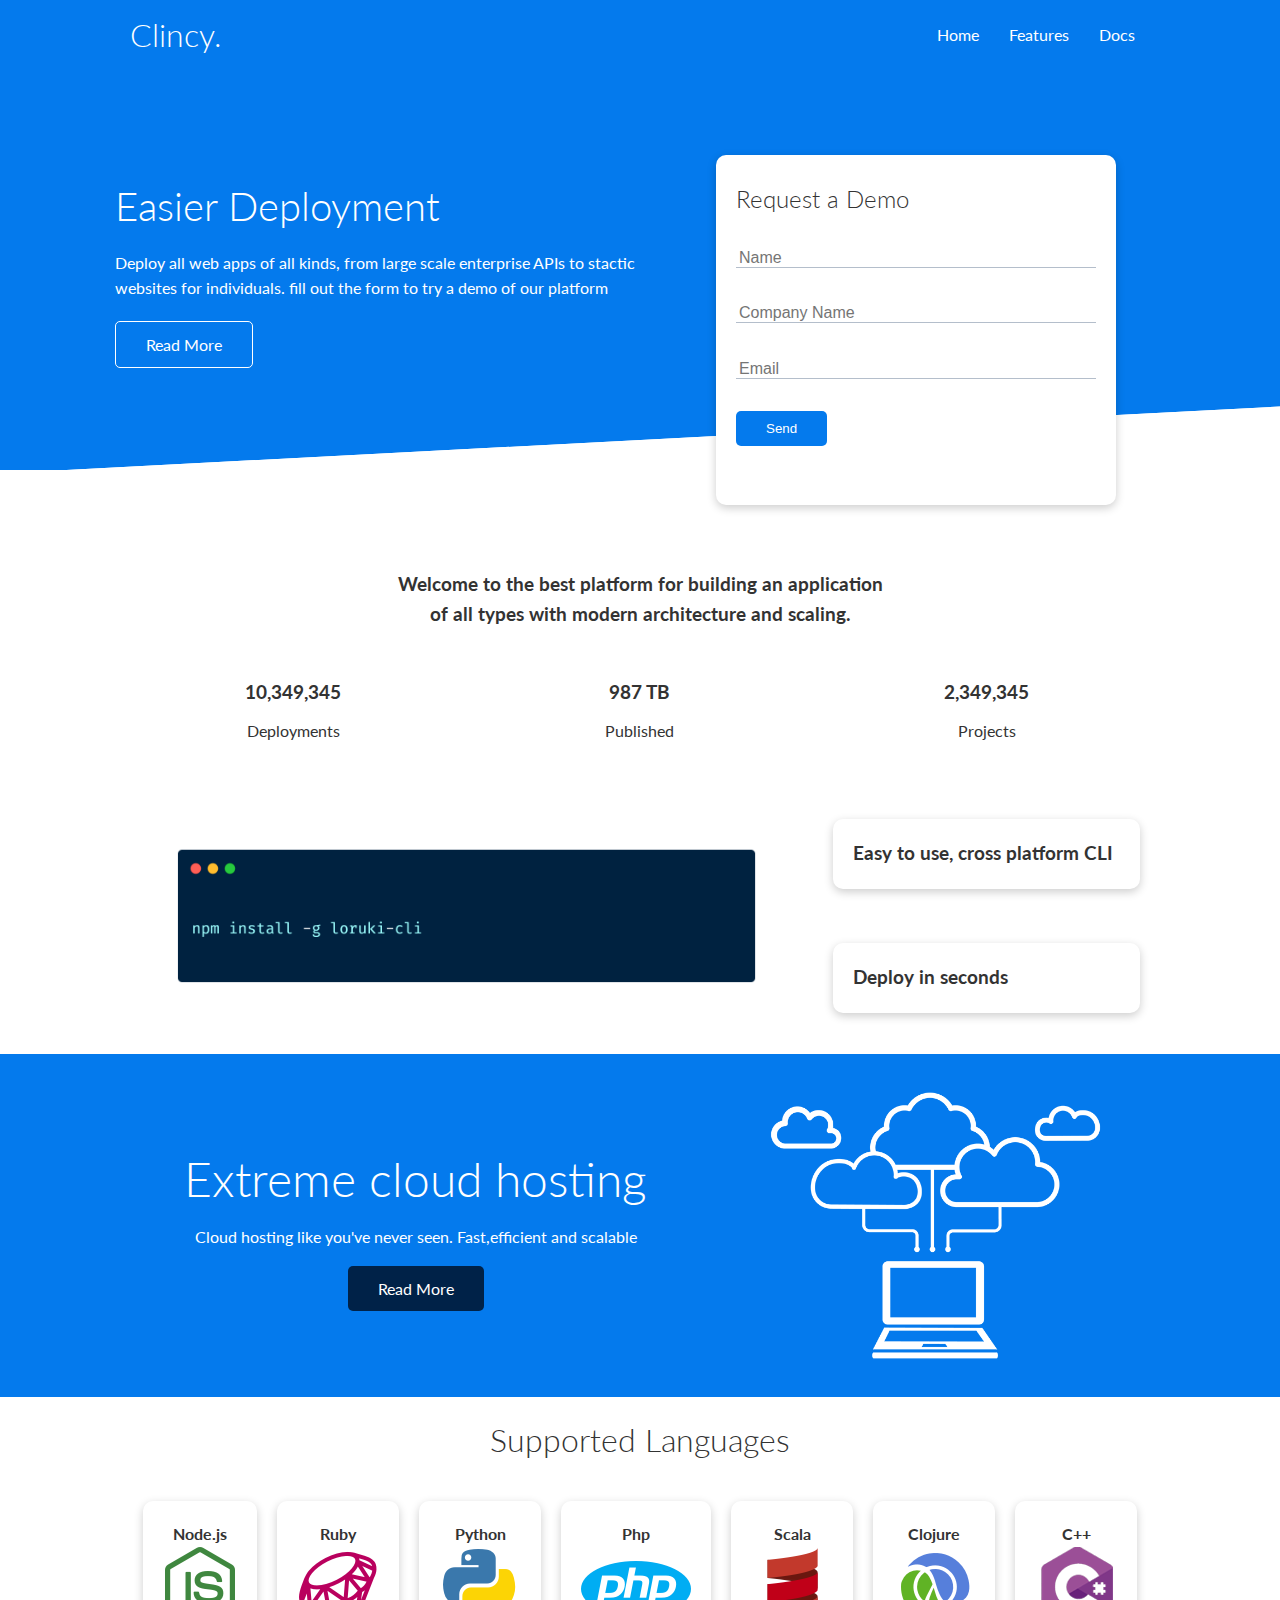
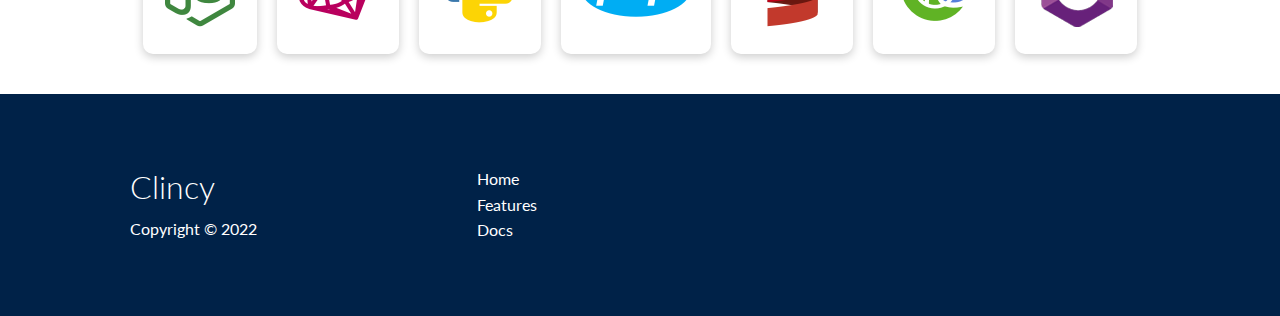
<file: index.html>
<!DOCTYPE html>
<html lang="en">
  <head>
    <meta charset="UTF-8" />
    <meta http-equiv="X-UA-Compatible" content="IE=edge" />
    <meta name="viewport" content="width=device-width, initial-scale=1.0" />
    <title>Clincy | Cloud Hosting For Everyone</title>
    <link
      rel="stylesheet"
      href="https://cdnjs.cloudflare.com/ajax/libs/font-awesome/6.1.1/css/all.min.css"
      integrity="sha512-KfkfwYDsLkIlwQp6LFnl8zNdLGxu9YAA1QvwINks4PhcElQSvqcyVLLD9aMhXd13uQjoXtEKNosOWaZqXgel0g=="
      crossorigin="anonymous"
      referrerpolicy="no-referrer"
    />
    <link rel="stylesheet" , href="css/styles.css" />
    <link rel="stylesheet" , href="css/utilities.css" />
  </head>
  <body>
    <!-- Navbar -->
    <div class="navbar">
      <div class="container flex">
        <h1 class="logo">Clincy.</h1>
        <nav>
          <ul>
            <li><a href="index.html">Home</a></li>
            <li><a href="features.html">Features</a></li>
            <li><a href="docs.html">Docs</a></li>
          </ul>
        </nav>
      </div>
    </div>

    <!-- Showcase -->
    <section class="showcase">
      <div class="container grid">
        <div class="showcase-text">
          <h1>Easier Deployment</h1>
          <p>
            Deploy all web apps of all kinds, from large scale enterprise APIs
            to stactic websites for individuals. fill out the form to try a demo
            of our platform
          </p>
          <a href="features.html" class="btn btn-outline">Read More</a>
        </div>
        <div class="showcase-form card">
          <h2>Request a Demo</h2>
          <form>
            <div class="form-control">
              <input type="text" name="name" placeholder="Name" required />
            </div>
            <div class="form-control">
              <input
                type="text"
                name="company"
                placeholder="Company Name"
                required
              />
            </div>
            <div class="form-control">
              <input type="email" name="email" placeholder="Email" required />
            </div>
            <input type="submit" value="Send" class="btn btn-primary" />
          </form>
        </div>
      </div>
    </section>

    <!-- stats -->
    <section class="stats">
      <div class="container text-center">
        <h3 class="stats-heading">
          Welcome to the best platform for building an application of all types
          with modern architecture and scaling.
        </h3>
        <div class="grid grid-3 my-4 text-center">
          <div>
            <i class="fas fa-server fa-3x"></i>
            <h3>10,349,345</h3>
            <p class="secondary">Deployments</p>
          </div>
          <div>
            <i class="fas fa-upload fa-3x"></i>
            <h3>987 TB</h3>
            <p class="secondary">Published</p>
          </div>
          <div>
            <i class="fas fa-project-diagram fa-3x"></i>
            <h3>2,349,345</h3>
            <p class="secondary">Projects</p>
          </div>
        </div>
      </div>
    </section>

    <!-- CLI -->
    <section class="cli">
      <div class="container grid">
        <img src="images/npm.png" />
        <div class="card">
          <h3>Easy to use, cross platform CLI</h3>
        </div>
        <div class="card">
          <h3>Deploy in seconds</h3>
        </div>
      </div>
    </section>
    <!-- CLOUD -->
    <section class="cloud bg-primary my-2 py-2">
      <div class="container grid">
        <div class="text-center">
          <h2 class="lg">Extreme cloud hosting</h2>
          <p class="lead my-1">
            Cloud hosting like you've never seen. Fast,efficient and scalable
          </p>
          <a href="features.html" class="btn btn-dark">Read More</a>
        </div>
        <img src="images/cloud.png" />
      </div>
    </section>
    <!-- supported lang -->
    <section class="languages">
      <h2 class="md text-center my-2">Supported Languages</h2>
      <div class="container flex">
        <div class="card">
          <h4>Node.js</h4>
          <img src="images/nodejs.png" />
        </div>
        <div class="card">
          <h4>Ruby</h4>
          <img src="images/ruby.png" />
        </div>
        <div class="card">
          <h4>Python</h4>
          <img src="images/python.png" />
        </div>
        <div class="card">
          <h4>Php</h4>
          <img src="images/php.png" />
        </div>
        <div class="card">
          <h4>Scala</h4>
          <img src="images/scala.png" />
        </div>
        <div class="card">
          <h4>Clojure</h4>
          <img src="images/twist.png" />
        </div>
        <div class="card">
          <h4>C++</h4>
          <img src="images/c++.png" />
        </div>
      </div>
    </section>
    <!-- FOOTER -->
    <footer class="footer bg-dark py-5">
      <div class="container grid grid-3">
        <div>
          <h1>Clincy</h1>
          <p>Copyright &copy; 2022</p>
        </div>
        <nav>
          <ul>
            <li><a href="index.html">Home</a></li>
            <li><a href="features.html">Features</a></li>
            <li><a href="docs.html">Docs</a></li>
          </ul>
        </nav>
        <div class="social">
          <a href="#"><i class="fab fa-github fa-2x"></i></a>
          <a href="#"><i class="fab fa-facebook fa-2x"></i></a>
          <a href="#"><i class="fab fa-instagram fa-2x"></i></a>
          <a href="#"><i class="fab fa-twitter fa-2x"></i></a>
        </div>
      </div>
    </footer>
  </body>
</html>
</file>
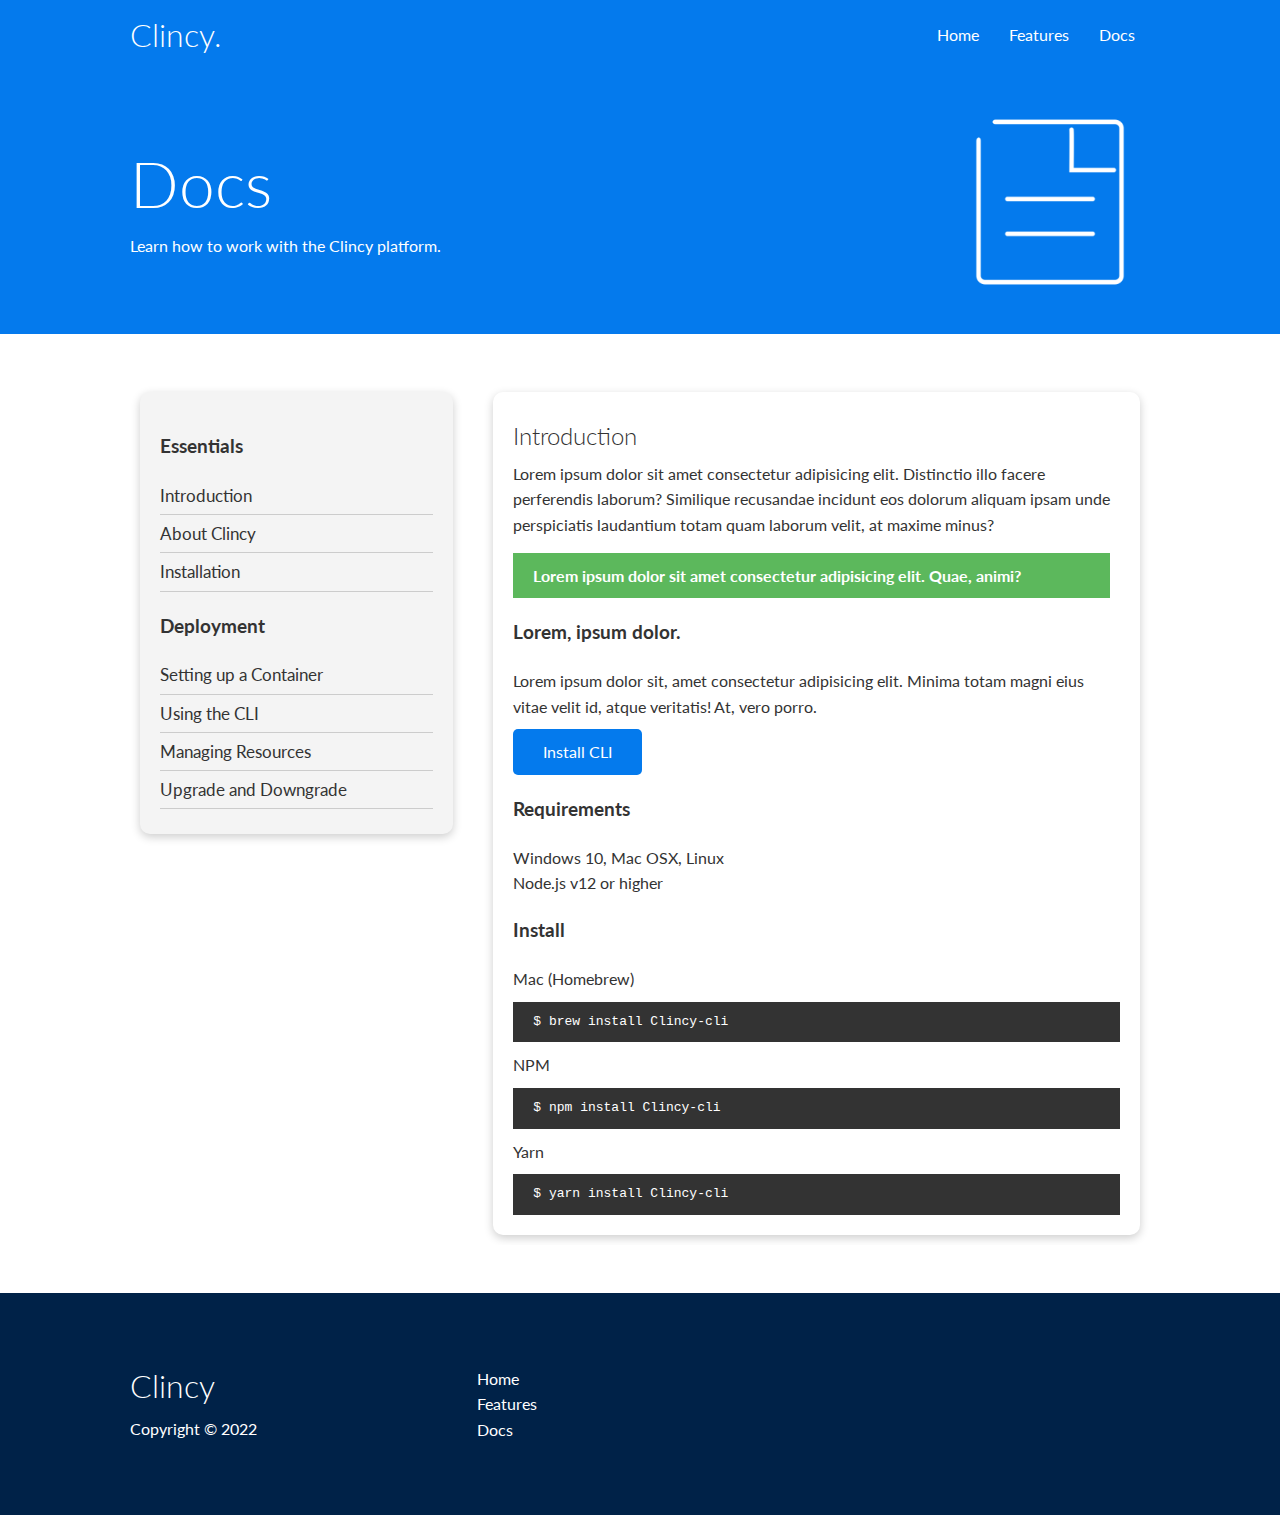
<file: docs.html>
<!DOCTYPE html>
<html lang="en">
  <head>
    <meta charset="UTF-8" />
    <meta http-equiv="X-UA-Compatible" content="IE=edge" />
    <meta name="viewport" content="width=device-width, initial-scale=1.0" />
    <title>Clincy | Cloud Hosting For Everyone</title>
    <link
      rel="stylesheet"
      href="https://cdnjs.cloudflare.com/ajax/libs/font-awesome/6.1.1/css/all.min.css"
      integrity="sha512-KfkfwYDsLkIlwQp6LFnl8zNdLGxu9YAA1QvwINks4PhcElQSvqcyVLLD9aMhXd13uQjoXtEKNosOWaZqXgel0g=="
      crossorigin="anonymous"
      referrerpolicy="no-referrer"
    />
    <link rel="stylesheet" , href="css/styles.css" />
    <link rel="stylesheet" , href="css/utilities.css" />
  </head>
  <body>
    <!-- Navbar -->
    <div class="navbar">
      <div class="container flex">
        <h1 class="logo">Clincy.</h1>
        <nav>
          <ul>
            <li><a href="index.html">Home</a></li>
            <li><a href="features.html">Features</a></li>
            <li><a href="docs.html">Docs</a></li>
          </ul>
        </nav>
      </div>
    </div>

    <!-- Head -->
    <section class="docs-head bg-primary py-3">
      <div class="container grid">
        <div>
          <h1 class="xl">Docs</h1>
          <p class="lead">Learn how to work with the Clincy platform.</p>
        </div>
        <img src="images/documents.png" />
      </div>
    </section>

    <!-- Docs main -->
    <section class="docs-main my-4">
      <div class="container grid">
        <div class="card bg-light">
          <h3 class="my-2">Essentials</h3>
          <nav>
            <ul>
              <li><a href="#">Introduction</a></li>
              <li><a href="#">About Clincy</a></li>
              <li><a href="#">Installation</a></li>
            </ul>
          </nav>

          <h3 class="my-2">Deployment</h3>
          <nav>
            <ul>
              <li><a href="#">Setting up a Container</a></li>
              <li><a href="#">Using the CLI</a></li>
              <li><a href="#">Managing Resources</a></li>
              <li><a href="#">Upgrade and Downgrade</a></li>
            </ul>
          </nav>
        </div>

        <div class="card">
          <h2>Introduction</h2>
          <p>
            Lorem ipsum dolor sit amet consectetur adipisicing elit. Distinctio
            illo facere perferendis laborum? Similique recusandae incidunt eos
            dolorum aliquam ipsam unde perspiciatis laudantium totam quam
            laborum velit, at maxime minus?
          </p>

          <div class="alert alert-success">
            <i class="fas fa-info"></i> Lorem ipsum dolor sit amet consectetur
            adipisicing elit. Quae, animi?
          </div>

          <h3>Lorem, ipsum dolor.</h3>
          <p>
            Lorem ipsum dolor sit, amet consectetur adipisicing elit. Minima
            totam magni eius vitae velit id, atque veritatis! At, vero porro.
          </p>
          <a href="#" class="btn btn-primary">Install CLI</a>

          <h3>Requirements</h3>
          <ul>
            <li>Windows 10, Mac OSX, Linux</li>
            <li>Node.js v12 or higher</li>
          </ul>

          <h3>Install</h3>
          <p>Mac (Homebrew)</p>
          <pre><code>$ brew install Clincy-cli</code></pre>
          <p>NPM</p>
          <pre><code>$ npm install Clincy-cli</code></pre>
          <p>Yarn</p>
          <pre><code>$ yarn install Clincy-cli</code></pre>
        </div>
      </div>
    </section>

    <!-- FOOTER -->
    <footer class="footer bg-dark py-5">
      <div class="container grid grid-3">
        <div>
          <h1>Clincy</h1>
          <p>Copyright &copy; 2022</p>
        </div>
        <nav>
          <ul>
            <li><a href="index.html">Home</a></li>
            <li><a href="features.html">Features</a></li>
            <li><a href="docs.html">Docs</a></li>
          </ul>
        </nav>
        <div class="social">
          <a href="#"><i class="fab fa-github fa-2x"></i></a>
          <a href="#"><i class="fab fa-facebook fa-2x"></i></a>
          <a href="#"><i class="fab fa-instagram fa-2x"></i></a>
          <a href="#"><i class="fab fa-twitter fa-2x"></i></a>
        </div>
      </div>
    </footer>
  </body>
</html>
</file>
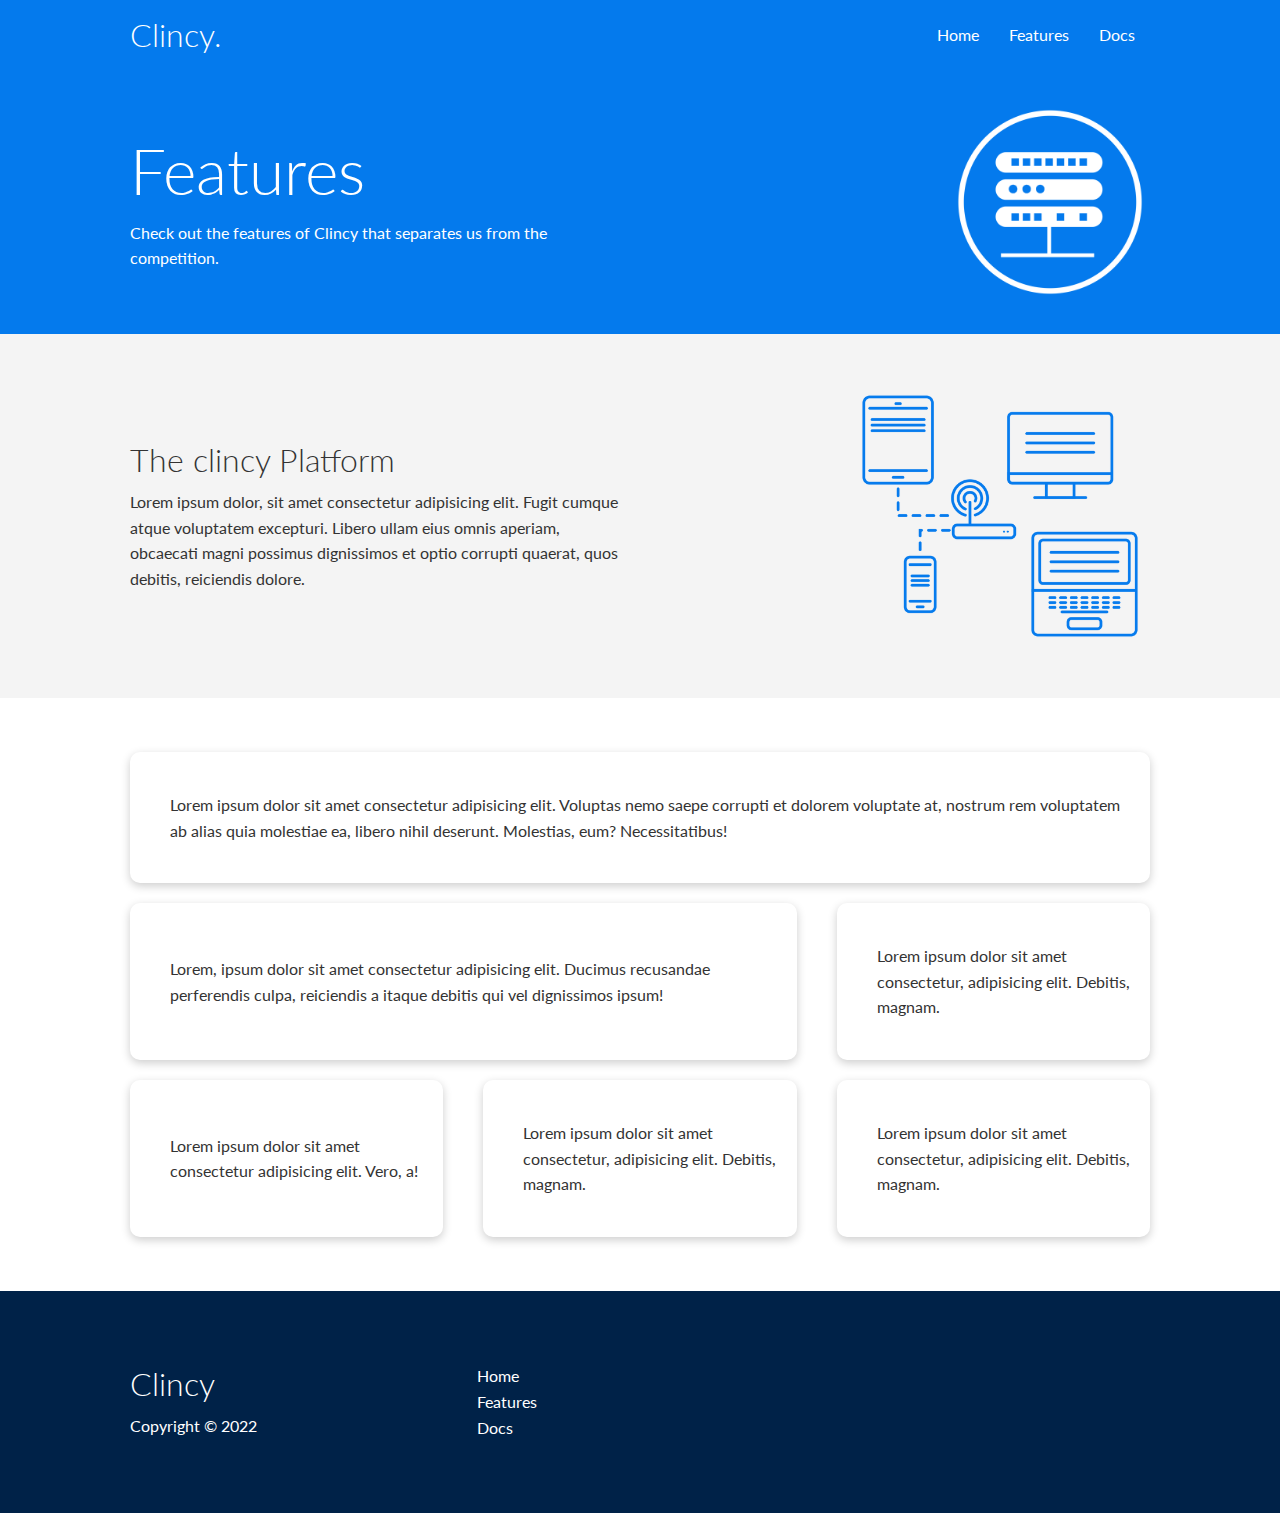
<file: features.html>
<!DOCTYPE html>
<html lang="en">
  <head>
    <meta charset="UTF-8" />
    <meta http-equiv="X-UA-Compatible" content="IE=edge" />
    <meta name="viewport" content="width=device-width, initial-scale=1.0" />
    <title>Clincy | Cloud Hosting For Everyone</title>
    <link
      rel="stylesheet"
      href="https://cdnjs.cloudflare.com/ajax/libs/font-awesome/6.1.1/css/all.min.css"
      integrity="sha512-KfkfwYDsLkIlwQp6LFnl8zNdLGxu9YAA1QvwINks4PhcElQSvqcyVLLD9aMhXd13uQjoXtEKNosOWaZqXgel0g=="
      crossorigin="anonymous"
      referrerpolicy="no-referrer"
    />
    <link rel="stylesheet" , href="css/styles.css" />
    <link rel="stylesheet" , href="css/utilities.css" />
  </head>
  <body>
    <!-- Navbar -->
    <div class="navbar">
      <div class="container flex">
        <h1 class="logo">Clincy.</h1>
        <nav>
          <ul>
            <li><a href="index.html">Home</a></li>
            <li><a href="features.html">Features</a></li>
            <li><a href="docs.html">Docs</a></li>
          </ul>
        </nav>
      </div>
    </div>

    <!-- Head -->
    <section class="features-head bg-primary py-3">
      <div class="container grid">
        <div>
          <h1 class="xl">Features</h1>
          <p class="lead">
            Check out the features of Clincy that separates us from the
            competition.
          </p>
        </div>
        <img src="images/server.png" />
      </div>
    </section>

    <!-- sub-head -->
    <section class="features-sub-head bg-light py-3">
      <div class="container grid">
        <div>
          <h1 class="md">The clincy Platform</h1>
          <p>
            Lorem ipsum dolor, sit amet consectetur adipisicing elit. Fugit
            cumque atque voluptatem excepturi. Libero ullam eius omnis aperiam,
            obcaecati magni possimus dignissimos et optio corrupti quaerat, quos
            debitis, reiciendis dolore.
          </p>
        </div>
        <img src="images/server2.png" />
      </div>
    </section>

    <section class="features-main my-2">
        <div class="container grid grid-3">
            <div class="card flex">
                <i class="fas fa-server fa-3x"></i>
                <p>Lorem ipsum dolor sit amet consectetur adipisicing elit. Voluptas nemo saepe corrupti et dolorem voluptate at, nostrum rem voluptatem ab alias quia molestiae ea, libero nihil deserunt. Molestias, eum? Necessitatibus!</p>
            </div>
            <div class="card flex">
                <i class="fas fa-network-wired fa-3x"></i>
                <p>
                    Lorem, ipsum dolor sit amet consectetur adipisicing elit. Ducimus
                    recusandae perferendis culpa, reiciendis a itaque debitis qui vel
                    dignissimos ipsum!
                </p>
            </div>
            <div class="card flex">
                <i class="fas fa-laptop-code fa-3x"></i>
                <p>
                    Lorem ipsum dolor sit amet consectetur, adipisicing elit. Debitis,
                    magnam.
                </p>
            </div>
            <div class="card flex">
                <i class="fas fa-database fa-3x"></i>
                <p>
                    Lorem ipsum dolor sit amet consectetur adipisicing elit. Vero, a!
                </p>
            </div>
            <div class="card flex">
                <i class="fas fa-power-off fa-3x"></i>
                <p>
                    Lorem ipsum dolor sit amet consectetur, adipisicing elit. Debitis,
                    magnam.
                </p>
            </div>
            <div class="card flex">
                <i class="fas fa-upload fa-3x"></i>
                <p>
                    Lorem ipsum dolor sit amet consectetur, adipisicing elit. Debitis,
                    magnam.
                </p>
            </div>
        </div>
    </section

    <!-- FOOTER -->
    <footer class="footer bg-dark py-5">
      <div class="container grid grid-3">
        <div>
          <h1>Clincy</h1>
          <p>Copyright &copy; 2022</p>
        </div>
        <nav>
          <ul>
            <li><a href="index.html">Home</a></li>
            <li><a href="features.html">Features</a></li>
            <li><a href="docs.html">Docs</a></li>
          </ul>
        </nav>
        <div class="social">
          <a href="#"><i class="fab fa-github fa-2x"></i></a>
          <a href="#"><i class="fab fa-facebook fa-2x"></i></a>
          <a href="#"><i class="fab fa-instagram fa-2x"></i></a>
          <a href="#"><i class="fab fa-twitter fa-2x"></i></a>
        </div>
      </div>
    </footer>
  </body>
</html>
</file>
<file: css/styles.css>
@import url('https://fonts.googleapis.com/css2?family=Lato:ital,wght@1,300&display=swap');

:root{
    --primary--color:#047aed;
    --secondary--color:#1c3fa8;
    --dark--color:#002248;
    --light--color:#f4f4f4;
    --success--color:#5cb85c;
    --error--color:#d9534f;
}
*{
    box-sizing: border-box;
    padding: 0;
    margin: 0;
}

body{
    font-family: 'Lato', sans-serif;
    color: #333;
    line-height: 1.6;
}

ul{
    list-style: none;
}

a{
    text-decoration: none;
    color: #333;
}

h1, h2{
    font-weight: 300;
    margin: 10px 0;
    line-height: 1.2;
}

p{
    margin: 10px 0;
}

img{
    width: 100%;
}

code, pre{
    background: #333;
    color: #fff;
    padding:10px ;
}

.navbar{
    background-color: var(--primary--color);
    color: #fff;
    height: 70px;
}

.navbar ul{
    display: flex;
}

.navbar a{
    color: #fff;
    padding: 10px;
    margin: 0 5px;
}

.navbar a:hover{
    border-bottom: 2px #fff solid;
}

.navbar .flex{
    justify-content: space-between;
}

/* showcase */
.showcase{
    height: 400px;
    background-color:var(--primary--color) ;
    color: #fff;
    position: relative;
}

.showcase h1{
    font-size: 40px;
}

.showcase p{
    margin: 20px 0;
}

.showcase .grid{
    overflow: visible;
    grid-template-columns: 55% 45%;
    gap: 30px;
}

.showcase-form{
    position: relative;
    top: 60px;
    height: 350px;
    width: 400px;
    padding: 40px;
    justify-content: flex-end;
    z-index: 100;
}

.showcase-form .form-control{
    margin: 30px 0;
}

.showcase-form input[type='text'],
.showcase-form input[type='email']{
border: 0;
border-bottom: 1px solid #b4becb;
width: 100%;
padding-inline-start: 3px;
font-size: 16px;
}

.showcase-form input:focus{
    outline: none;
}

.showcase::before,
.showcase::after{
    content: '';
    position: absolute;
    height: 100px;
    bottom: -70px;
    right: 0;
    left: 0;
    background-color: #fff;
    transform: skewY(-3deg);
   -moz-transform: skewY(-3deg);
    -ms-transform: skewY(-3deg);
    -webkit-transform: skewY(-3deg); 

}

/* stats */
.stats{
    padding-top: 100px;
}

.stats-heading{
    max-width: 500px;
    margin: auto;
}

.stats.grid h3{
    font-size: 35px;
}

.stats.grid p{
    font-size: 20px;
    font-weight: bold;
}

/* CLI */
.cli .grid{
    grid-template-columns: repeat(3, 1fr);
    grid-template-rows: repeat(2, 1fr);
}
 
.cli .grid >*:first-child{
    grid-column: 1/ span 2;
    grid-row: 1/ span 2;
}

/* CLOUd */
.cloud .grid{
    grid-template-columns: 4fr 3fr;
}

/* Languages */
.languages .card{
text-align: center;
margin: 18px 10px 40px;
transition:transform 0.2s ease-in;
}

.languages .flex{
    flex-wrap: wrap;
}

.languages.card h4{
    font-size: 20px;
    margin-bottom: 10px;
}

.languages .card:hover{
    transform: translateY(-15px);
}

/* features */
.features-head img,
.docs-head img{
width: 200px;
justify-self: flex-end;
}

.features-sub-head img{
    justify-self: flex-end;
    width: 300px;
}

.features-main .card > i {
margin-right: 20px;
}

.features-main .grid{
    padding: 30px;
}

.features-main .grid >*:first-child{
    grid-column: 1/ span 3;
    grid-row: 1;
}

.features-main .grid >*:nth-child(2){
    grid-column: 1/ span 2;
}

/* Docs */
.docs-main h3{
    margin: 20px 0;
}
.docs-main .grid {
    grid-template-columns: 1fr 2fr;
    align-items: flex-start;
}

.docs-main nav li{
    font-size: 17px;
    padding-bottom: 5px;
    margin-bottom: 5px;
    border-bottom: 1px #ccc solid;
}

.docs-main a:hover{
    font-weight: bold;
}

/* footer */
.footer .social a {
    margin: 0 10px;
}

/* Animations */


/* tablets and under */
@media (max-width:768px) {
.grid,
.footer .grid,
.showcase .grid,
.stats .grid,
.cli .grid,
.cloud .grid,
.features-head .grid,
.features-sub-head .grid,
.features-main .grid{
    grid-template-columns: 1fr;
    grid-template-rows: 1fr;
}

.showcase{
    height: auto;
}

.showcase-text{
    text-align: center;
    margin-top: 40px;
}

.showcase-form{
    justify-self: center;
}

.cli .grid >*:first-child{
    grid-column: 1;
    grid-row: 1;
}

.features-head{
    text-align: center;
}

.features-main .grid >*:first-child{
    grid-column: 1;
    grid-row: 1;
}

.features-main .grid >*:nth-child(2){
    grid-column: 1;
    grid-row: 1;
}

.features-head img{
    justify-self: center;
    }

    .features-sub-head{
        text-align: center;
    }

    .features-sub-head img{
        justify-self: center;
    }

}



/* mobile */
@media(max-width:500px) {
    .navbar{
        height: 110px;
    }

     .navbar .flex{
        flex-direction: column;
    }
    .navbar ul{
        padding: 10px;
        background-color: rgba(0, 0, 0, 0.1);
    }

    .docs-main .grid{
        grid-template-columns: 1fr;
    }

}

@media(max-width:412px) {
.showcase-text{
    max-width: 350px;
    justify-self: center;
}

}
</file>
<file: css/utilities.css>
/* Utilities Sections */
.container{
    max-width: 1100px;
    margin: 0 auto;
    overflow: auto;
    padding: 0 40px;
}

.flex{
    display: flex;
    flex-direction: row;
    justify-content: center;
    align-items: center;
    height: 100%;
}

 .grid{
    display: grid;
    grid-template-columns: repeat(2, 1fr);
    gap: 20px;
    justify-content: center;
    align-items: center;
    height: 100%;
}

.grid-3{
    grid-template-columns: repeat(3, 1fr);  
}

.card{
    background-color: #fff;
    border-radius: 10px;
    box-shadow: 0 3px 10px rgba(0, 0, 0, 0.2);
    padding: 20px;
    margin: 10px;
    color: #333;
}

.btn{
    display: inline-block;
    padding: 10px 30px;
    cursor: pointer;
    background-color: var(--primary--color);
    color: #fff;
    border: none;
    border-radius: 5px;
}

.btn-outline{
    background-color: transparent;
    border: 1px #fff solid;
}

.btn:hover{
    transform: scale(.98);
}

.text-center{
    text-align: center;
}

/* Alert */
.alert{
    background-color: var(--light--color);
    padding: 10px 20px;
    font-weight: bold;
    margin: 15px 0;
    margin-right: 10px;
}
.alert-success{
    background-color: var(--success--color);
    color: #fff;
}
.alert-error{
    background-color: var(--error--color);
    color: #fff;
}

/* margins */
.my-1{
    margin: 1rem 0;
}
.my-2{
    margin: 1.5rem 0;
}
.my-3{
    margin: 2rem 0;
}
.my-4{
    margin: 3rem 0;
}
.my-5{
    margin: 4rem 0;
}

.m-1{
    margin: 1rem 0;
}
.m-2{
    margin: 1.5rem 0;
}
.m-3{
    margin: 2rem 0;
}
.m-4{
    margin: 3rem 0;
}
.m-5{
    margin: 4rem 0;
}

/* Padding */

.py-1{
    padding: 1rem 0;
}
.py-2{
    padding: 1.5rem 0;
}
.py-3{
    padding: 2rem 0;
}
.py-4{
    padding: 3rem 0;
}
.py-5{
    padding: 4rem 0;
}

.p-{
    padding: 1rem 0;
}
.p-2{
    padding: 1.5rem 0;
}
.p-3{
    padding: 2rem 0;
}
.p-4{
    padding: 3rem 0;
}
.p-5{
    padding: 4rem 0;
}

/* backgrounds& coloured buttons */
.bg-primary, .btn-primary{
    background-color: var(--primary--color);
    color: #fff;
}
.bg-secondary, .btn-secondary{
    background-color: var(--secondary--color);
    color: #fff;
}
.bg-dark, .btn-dark{
    background-color: var(--dark--color);
    color: #fff;
}
.bg-light, .btn-light{
    background-color: var(--light--color);
    color: #333;
}

.bg-primary a,
.btn-primary a,
.bg-dark a,
.btn-dark a,
.bg-secondary a,
.btn-secondary a{
    color: #fff;
}

/* Text-size */
.leads{
    font-size: 20px;
}
.sm{
    font-size: 1fem;
}
.md{
    font-size: 2rem;
}
.lg{
    font-size: 3rem;
}
.xl{
    font-size: 4rem;
}
</file>
